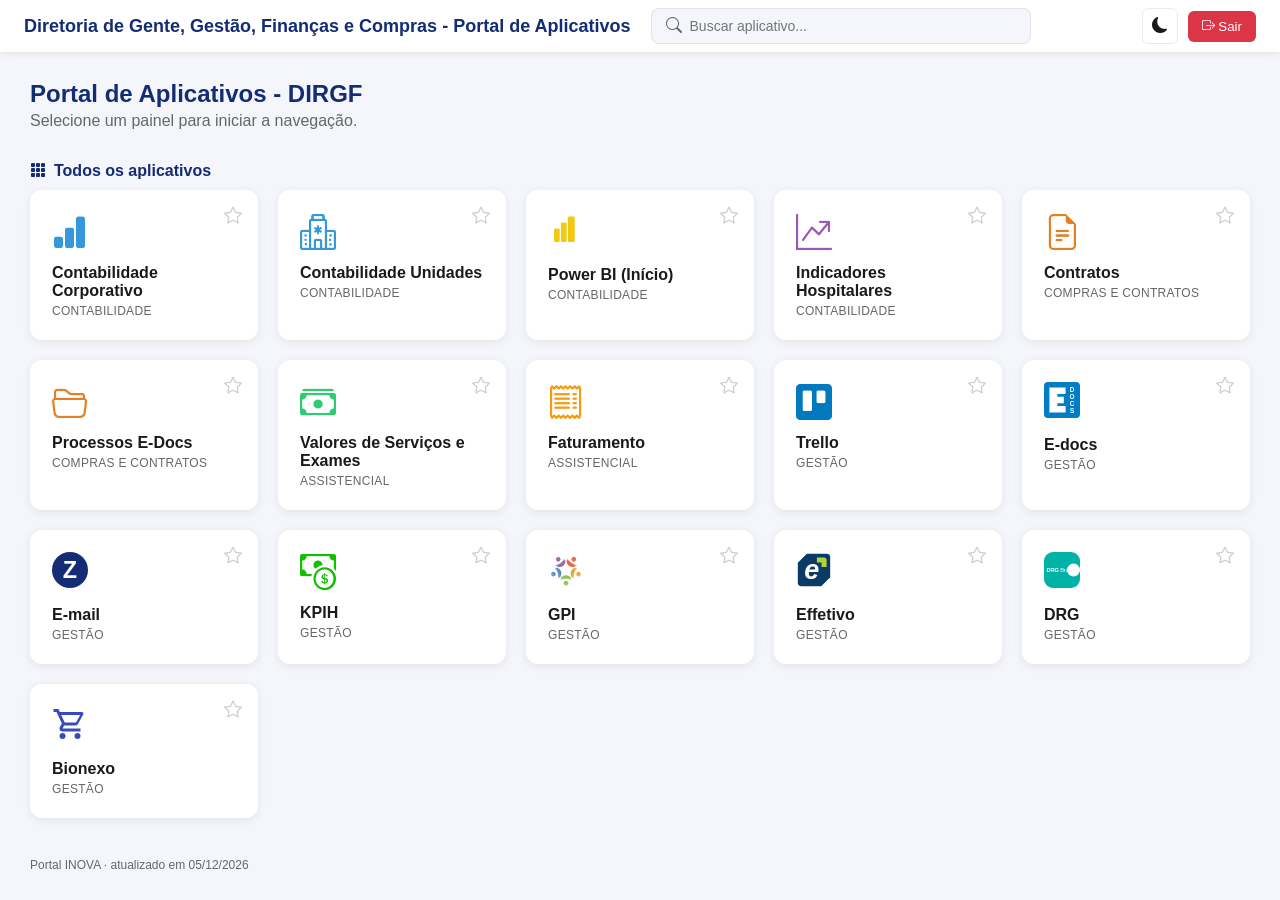
<file: index.html>
<!DOCTYPE html>
<html lang="pt-BR">
<head>
<meta charset="UTF-8">
<meta name="viewport" content="width=device-width, initial-scale=1.0">
<title>Portal APPS DIRGF</title>
<meta name="description" content="Portal de aplicativos da Diretoria de Gente, Gestão, Finanças e Compras - Fundação INOVA">
<meta name="theme-color" content="#132c73">

<link rel="icon" href="img/icone_inova.png" type="image/png">
<link rel="apple-touch-icon" href="img/icone_inova.png">
<link rel="manifest" href="manifest.json">

<link rel="stylesheet" href="css/style.css">
<link rel="stylesheet" href="https://cdn.jsdelivr.net/npm/bootstrap-icons@1.11.3/font/bootstrap-icons.min.css">
</head>

<body>

<!-- Sidebar REDUZIDA: só aparece quando um painel/app está aberto -->
<aside class="sidebar-reduzida" id="sidebarReduzida">
    <div class="logo-mini">
        <img src="img/icone_inova.png" alt="Fundação INOVA">
    </div>
    <nav class="menu-reduzido" id="menuReduzidoContainer" aria-label="Menu de aplicativos">
        <!-- Gerado automaticamente pelo app.js -->
    </nav>
</aside>

<main class="content">

    <header class="header">

        <div class="header-left">
            <div class="header-title" id="headerTitulo"></div>
        </div>

        <div class="header-busca">
            <i class="bi bi-search"></i>
            <input type="search" id="campoBusca" placeholder="Buscar aplicativo..." aria-label="Buscar aplicativo">
        </div>

        <div class="user-area">

            <button class="btn-tema" onclick="Portal.alternarTema()" title="Alternar tema claro/escuro" aria-label="Alternar tema">
                <i class="bi bi-moon-fill" id="iconeTema"></i>
            </button>

            <button class="logout" onclick="Portal.logout()">
                <i class="bi bi-box-arrow-right"></i>
                Sair
            </button>

        </div>

    </header>

    <!-- ===================== HOME: cards grandes + favoritos + busca ===================== -->
    <section id="home">

        <h1 class="titulo-home">
             Portal de Aplicativos - DIRGF
        </h1>

        <p class="subtitulo-home">
            Selecione um painel para iniciar a navegação.
        </p>

        <div id="favoritosWrapper" class="favoritos-wrapper" style="display:none;">
            <h2 class="secao-titulo"><i class="bi bi-star-fill"></i> Favoritos</h2>
            <div id="favoritosBar" class="favoritos-bar"></div>
        </div>

        <h2 class="secao-titulo"><i class="bi bi-grid-3x3-gap-fill"></i> Todos os aplicativos</h2>
        <div id="cardsContainer" class="cards">
            <!-- Gerado automaticamente pelo app.js -->
        </div>

        <footer class="rodape-portal">
            <span id="versaoRodape"></span>
        </footer>

    </section>

    <!-- ===================== VISUALIZAÇÃO: frame central (aberto ao clicar em qualquer app) ===================== -->
    <section id="viewer">

        <div class="viewer-toolbar">
            <div class="viewer-toolbar-titulo">
                <i class="bi bi-display"></i>
                <span id="viewerTitulo"></span>
            </div>
            <div class="viewer-toolbar-acoes">
                <button class="btn-toolbar" onclick="Portal.abrirEmNovaAba()" title="Abrir em nova aba">
                    <i class="bi bi-box-arrow-up-right"></i> <span>Nova aba</span>
                </button>
                <button class="btn-toolbar btn-toolbar-fechar" onclick="Portal.voltarPortal()" title="Fechar e voltar para a Home">
                    <i class="bi bi-x-lg"></i> <span>Fechar</span>
                </button>
            </div>
        </div>

        <div class="viewer-frame-area">
            <div id="iframeStatus" class="iframe-overlay"></div>
            <div id="iframeErro" class="iframe-overlay iframe-erro"></div>
            <div id="linkPlaceholder" class="iframe-overlay link-placeholder"></div>

            <iframe
                id="painelFrame"
                title="Painel"
                loading="lazy">
            </iframe>
        </div>

    </section>

</main>

<script src="js/config.js"></script>
<script src="js/app.js"></script>

</body>
</html>
</file>
<file: css/style.css>
*{
    margin:0;
    padding:0;
    box-sizing:border-box;
    font-family:'Segoe UI',sans-serif;
}

:root{
    --azul:#132c73;
    --azul-header:#0f245e;
    --azul-hover:#1d4ed8;

    --fundo:#f4f6fb;
    --superficie:#ffffff;
    --texto:#1a1a1a;
    --texto-secundario:#666;
    --borda:rgba(0,0,0,.08);

    --header-height:52px;
    --sidebar-reduzida-width:64px;
}

body.tema-escuro{
    --fundo:#12141c;
    --superficie:#1c1f2b;
    --texto:#e8e9ee;
    --texto-secundario:#a0a3b1;
    --borda:rgba(255,255,255,.08);
}

html{
    height:100%;
}

body{
    display:flex;
    height:100vh;
    background:var(--fundo);
    color:var(--texto);
    overflow:hidden;
    transition:background .25s, color .25s;
}

/* ================= SIDEBAR REDUZIDA — só aparece no modo Visualização ================= */
.sidebar-reduzida{
    display:none;
    width:var(--sidebar-reduzida-width);
    height:100vh;
    flex-direction:column;
    align-items:center;
    background:var(--azul);
    flex-shrink:0;
    overflow-y:auto;
    padding-top:12px;
}

body.modo-visualizacao .sidebar-reduzida{
    display:flex;
}

.logo-mini{
    margin-bottom:10px;
}

.logo-mini img{
    width:32px;
    height:32px;
    border-radius:6px;
}

.menu-reduzido{
    width:100%;
    display:flex;
    flex-direction:column;
    align-items:center;
}

.menu-reduzido-separador{
    width:60%;
    height:1px;
    background:rgba(255,255,255,.2);
    margin:8px 0;
}

.menu-reduzido-item{
    width:100%;
    padding:12px 0;
    display:flex;
    justify-content:center;
    align-items:center;
    color:#fff;
    font-size:18px;
    cursor:pointer;
    border-left:3px solid transparent;
    transition:background .2s;
}

.menu-reduzido-item:hover{
    background:var(--azul-hover);
}

.menu-reduzido-item.ativo{
    background:rgba(255,255,255,.15);
    border-left-color:#ffffff;
}

.menu-reduzido-item:focus-visible{
    outline:2px solid #fff;
    outline-offset:-2px;
}

.icone-app-img{
    border-radius:4px;
}

/* ================= CONTEÚDO / HEADER ================= */
.content{
    flex:1;
    display:flex;
    flex-direction:column;
    min-width:0;
    min-height:0;
    height:100vh;
}

.header{
    height:var(--header-height);
    background:var(--superficie);
    display:flex;
    align-items:center;
    gap:20px;
    padding:0 24px;
    box-shadow:0 2px 8px rgba(0,0,0,.08);
    flex-shrink:0;
}

.header-left{
    display:flex;
    align-items:center;
    gap:20px;
    overflow:hidden;
    flex-shrink:0;
}

.header-title{
    color:var(--azul);
    font-weight:700;
    font-size:18px;
    white-space:nowrap;
    overflow:hidden;
    text-overflow:ellipsis;
}

.header-busca{
    flex:1;
    display:flex;
    align-items:center;
    gap:8px;
    background:var(--fundo);
    border:1px solid var(--borda);
    border-radius:8px;
    padding:8px 14px;
    max-width:380px;
    color:var(--texto-secundario);
}

.header-busca input{
    border:none;
    background:transparent;
    outline:none;
    flex:1;
    font-size:14px;
    color:var(--texto);
}

.user-area{
    display:flex;
    align-items:center;
    gap:10px;
    margin-left:auto;
    flex-shrink:0;
}

.btn-tema{
    background:transparent;
    border:1px solid var(--borda);
    color:var(--texto);
    border-radius:6px;
    width:36px;
    height:36px;
    cursor:pointer;
    display:flex;
    align-items:center;
    justify-content:center;
    font-size:16px;
}

.btn-tema:hover{
    background:var(--fundo);
}

.logout{
    background:#dc3545;
    color:#fff;
    border:none;
    border-radius:6px;
    padding:8px 14px;
    cursor:pointer;
    white-space:nowrap;
}

.logout:hover{
    background:#b02a37;
}

/* ================= HOME: favoritos + painel de indicadores + cards ================= */
#home{
    flex:1;
    min-height:0;
    overflow-y:auto;
    -webkit-overflow-scrolling:touch;
}

.titulo-home{
    color:var(--azul);
    padding:28px 30px 4px;
}

.subtitulo-home{
    color:var(--texto-secundario);
    padding:0 30px 18px;
}

.secao-titulo{
    display:flex;
    align-items:center;
    gap:8px;
    color:var(--azul);
    font-size:16px;
    padding:14px 30px 10px;
}

body.tema-escuro .secao-titulo{
    color:#8fb0ff;
}

.sem-resultados{
    padding:20px 30px;
    color:var(--texto-secundario);
}

/* --- Barra de favoritos (acima da grade) --- */
.favoritos-wrapper{
    padding-bottom:4px;
}

.favoritos-bar{
    display:flex;
    gap:12px;
    overflow-x:auto;
    padding:0 30px 8px;
    -webkit-overflow-scrolling:touch;
}

.favorito-chip{
    display:flex;
    align-items:center;
    gap:8px;
    background:var(--superficie);
    border:1px solid var(--borda);
    border-radius:24px;
    padding:8px 16px 8px 12px;
    white-space:nowrap;
    cursor:pointer;
    box-shadow:0 2px 6px rgba(0,0,0,.06);
    transition:transform .15s;
    flex-shrink:0;
}

.favorito-chip:hover{
    transform:translateY(-2px);
}

/* --- Grade de cards grandes --- */
.cards{
    padding:0 30px 30px;
    display:grid;
    grid-template-columns:repeat(auto-fit,minmax(220px,1fr));
    gap:20px;
}

.card{
    position:relative;
    background:var(--superficie);
    border-radius:12px;
    padding:22px;
    box-shadow:0 2px 10px rgba(0,0,0,.08);
    cursor:pointer;
    transition:transform .2s;
    display:flex;
    flex-direction:column;
    gap:4px;
}

.card:hover, .card:focus-visible{
    transform:translateY(-4px);
    outline:none;
}

.card-icone{
    font-size:34px;
    margin-bottom:6px;
}

.card-grupo{
    font-size:12px;
    color:var(--texto-secundario);
    text-transform:uppercase;
    letter-spacing:.3px;
}

.btn-favorito{
    position:absolute;
    top:12px;
    right:12px;
    background:transparent;
    border:none;
    color:#ccc;
    font-size:18px;
    cursor:pointer;
    line-height:1;
    padding:4px;
}

.btn-favorito:hover{
    color:#f1c40f;
}

.btn-favorito.ativo{
    color:#f1c40f;
}

.rodape-portal{
    padding:10px 30px 24px;
    color:var(--texto-secundario);
    font-size:12px;
}

/* ================= VISUALIZAÇÃO: frame central + sidebar reduzida ================= */
#viewer{
    display:none;
    flex:1;
    min-height:0;
    flex-direction:column;
    background:var(--fundo);
}

.viewer-toolbar{
    display:flex;
    align-items:center;
    justify-content:space-between;
    gap:12px;
    padding:10px 20px;
    background:var(--superficie);
    border-bottom:1px solid var(--borda);
    flex-shrink:0;
}

.viewer-toolbar-titulo{
    display:flex;
    align-items:center;
    gap:10px;
    color:var(--azul);
    font-weight:700;
    font-size:15px;
    overflow:hidden;
    white-space:nowrap;
    text-overflow:ellipsis;
}

body.tema-escuro .viewer-toolbar-titulo{
    color:#8fb0ff;
}

.viewer-toolbar-acoes{
    display:flex;
    gap:8px;
    flex-shrink:0;
}

.btn-toolbar{
    display:flex;
    align-items:center;
    gap:6px;
    border:1px solid var(--borda);
    background:transparent;
    color:var(--texto);
    padding:7px 12px;
    border-radius:6px;
    cursor:pointer;
    font-size:13px;
    white-space:nowrap;
}

.btn-toolbar:hover{
    background:var(--fundo);
}

.btn-toolbar-fechar:hover{
    background:#dc3545;
    color:#fff;
    border-color:#dc3545;
}

.viewer-frame-area{
    position:relative;
    flex:1;
    min-height:0;
}

.viewer-frame-area iframe{
    width:100%;
    height:100%;
    border:none;
}

.iframe-overlay{
    position:absolute;
    inset:0;
    z-index:5;
    display:none;
    flex-direction:column;
    align-items:center;
    justify-content:center;
    gap:14px;
    background:var(--superficie);
    color:var(--texto-secundario);
    text-align:center;
    padding:20px;
}

.iframe-overlay.show{
    display:flex;
}

.iframe-erro i,
.link-placeholder i{
    font-size:40px;
    color:#e67e22;
}

.spinner{
    width:42px;
    height:42px;
    border:4px solid #e0e0e0;
    border-top-color:var(--azul);
    border-radius:50%;
    animation:girar 0.8s linear infinite;
}

@keyframes girar{
    to{ transform:rotate(360deg); }
}

.btn-modal{
    border:none;
    border-radius:8px;
    padding:11px 16px;
    cursor:pointer;
    font-size:14px;
}

.btn-novaaba{
    background:#198754;
    color:#fff;
}

/* =========================================
   RESPONSIVIDADE
   ========================================= */
@media (max-width: 700px) {
    .cards{
        grid-template-columns:1fr;
        padding:0 15px 20px;
    }

    .titulo-home{
        padding:20px 15px 5px;
        font-size:22px;
    }

    .subtitulo-home{
        padding:0 15px 20px;
        font-size:14px;
    }

    .secao-titulo{
        padding:12px 15px 8px;
    }

    .favoritos-bar{
        padding:0 15px 8px;
    }

    .rodape-portal{
        padding:10px 15px 16px;
    }

    .header{
        padding:0 12px;
        flex-wrap:wrap;
        height:auto;
        min-height:var(--header-height);
        gap:8px;
        padding-top:8px;
        padding-bottom:8px;
    }

    .header-title{
        display:none;
    }

    .header-busca{
        order:3;
        max-width:none;
        width:100%;
    }

    .viewer-toolbar-titulo span{
        max-width:100px;
        overflow:hidden;
        text-overflow:ellipsis;
    }

    .btn-toolbar span{
        display:none;
    }
}
</file>
